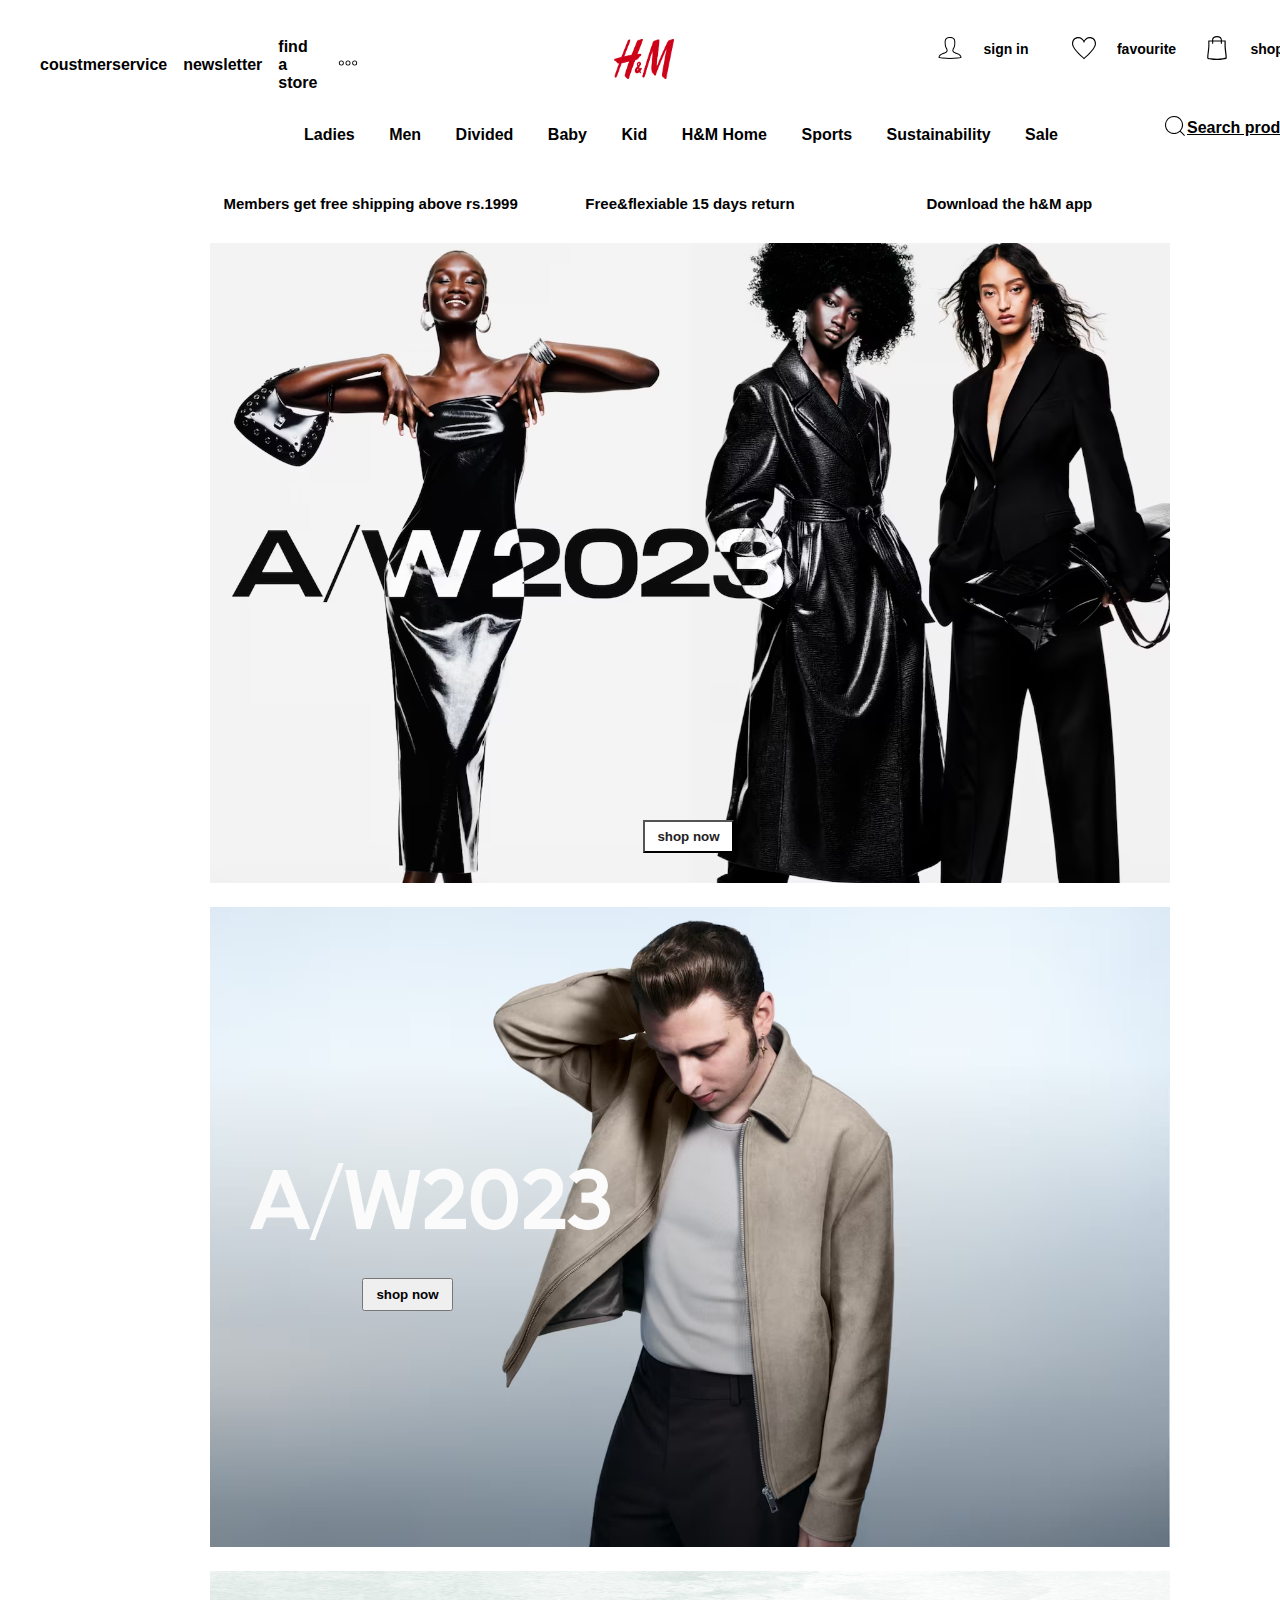
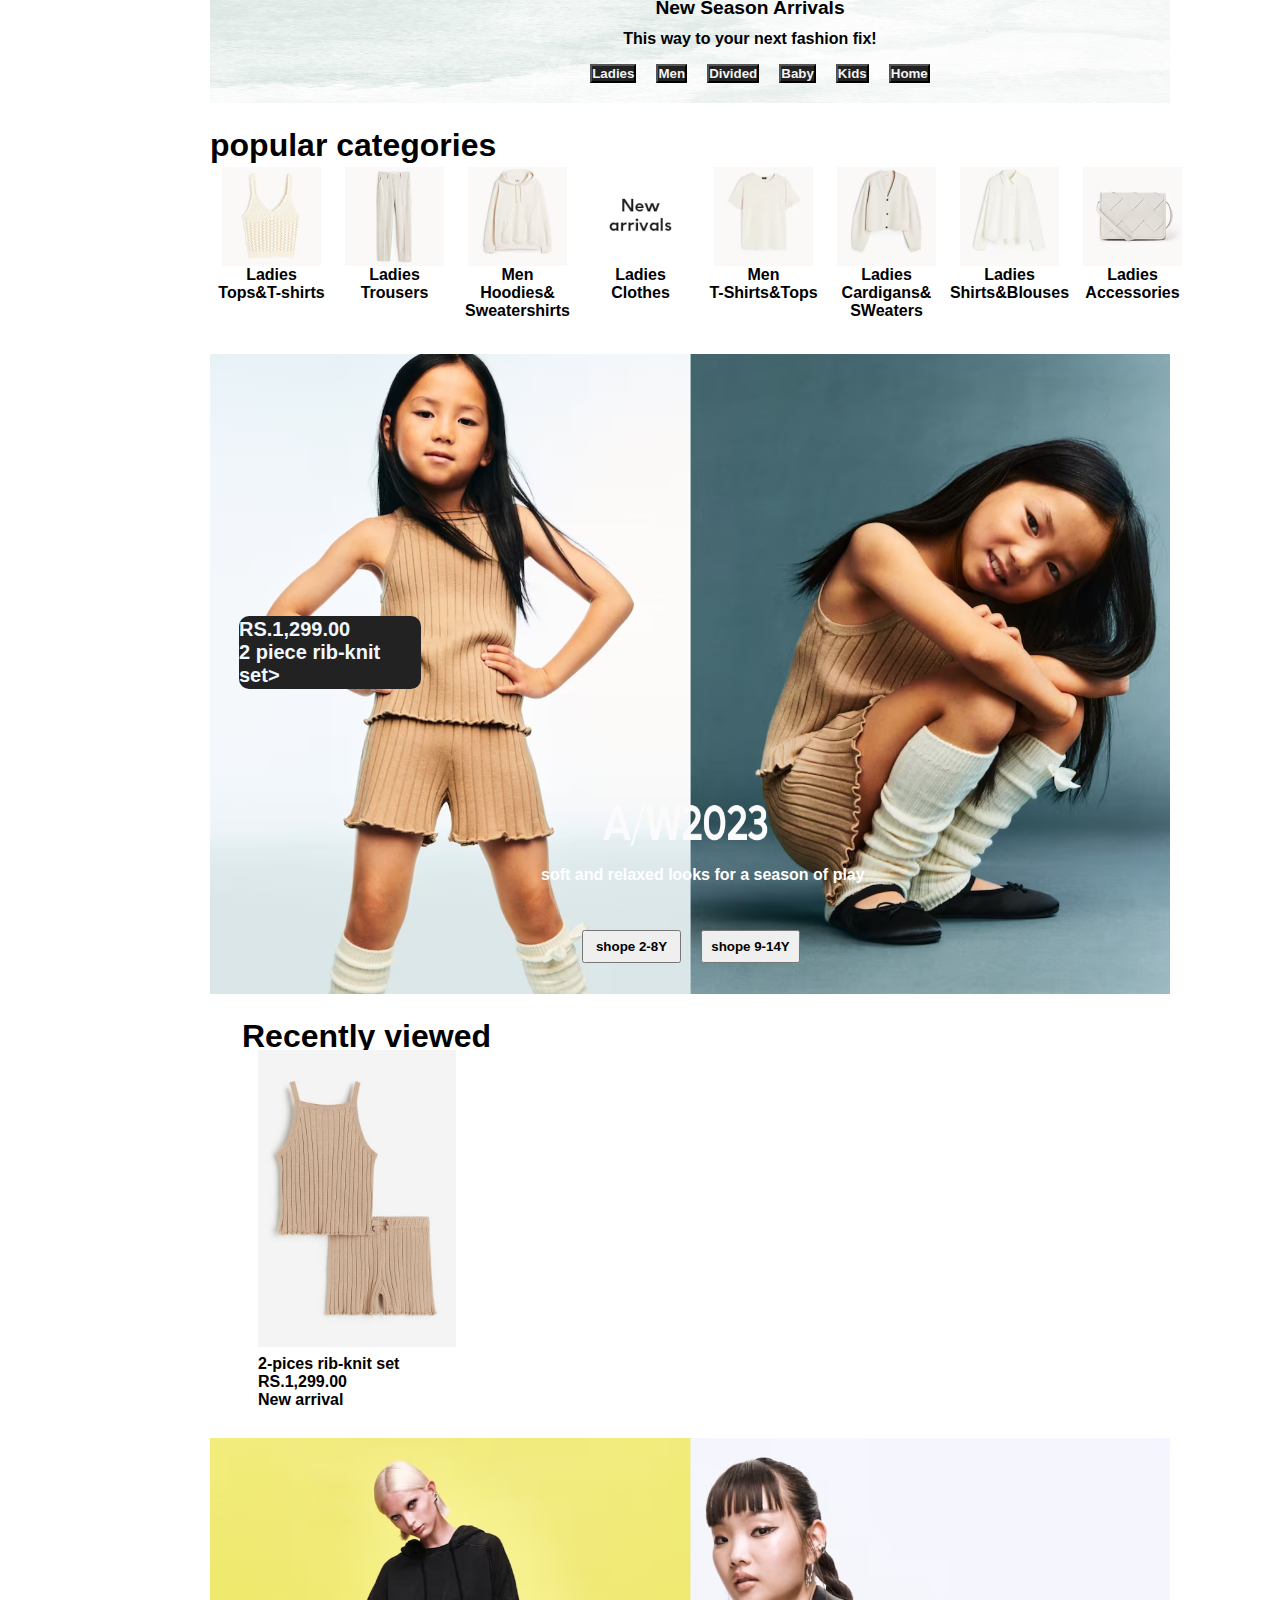
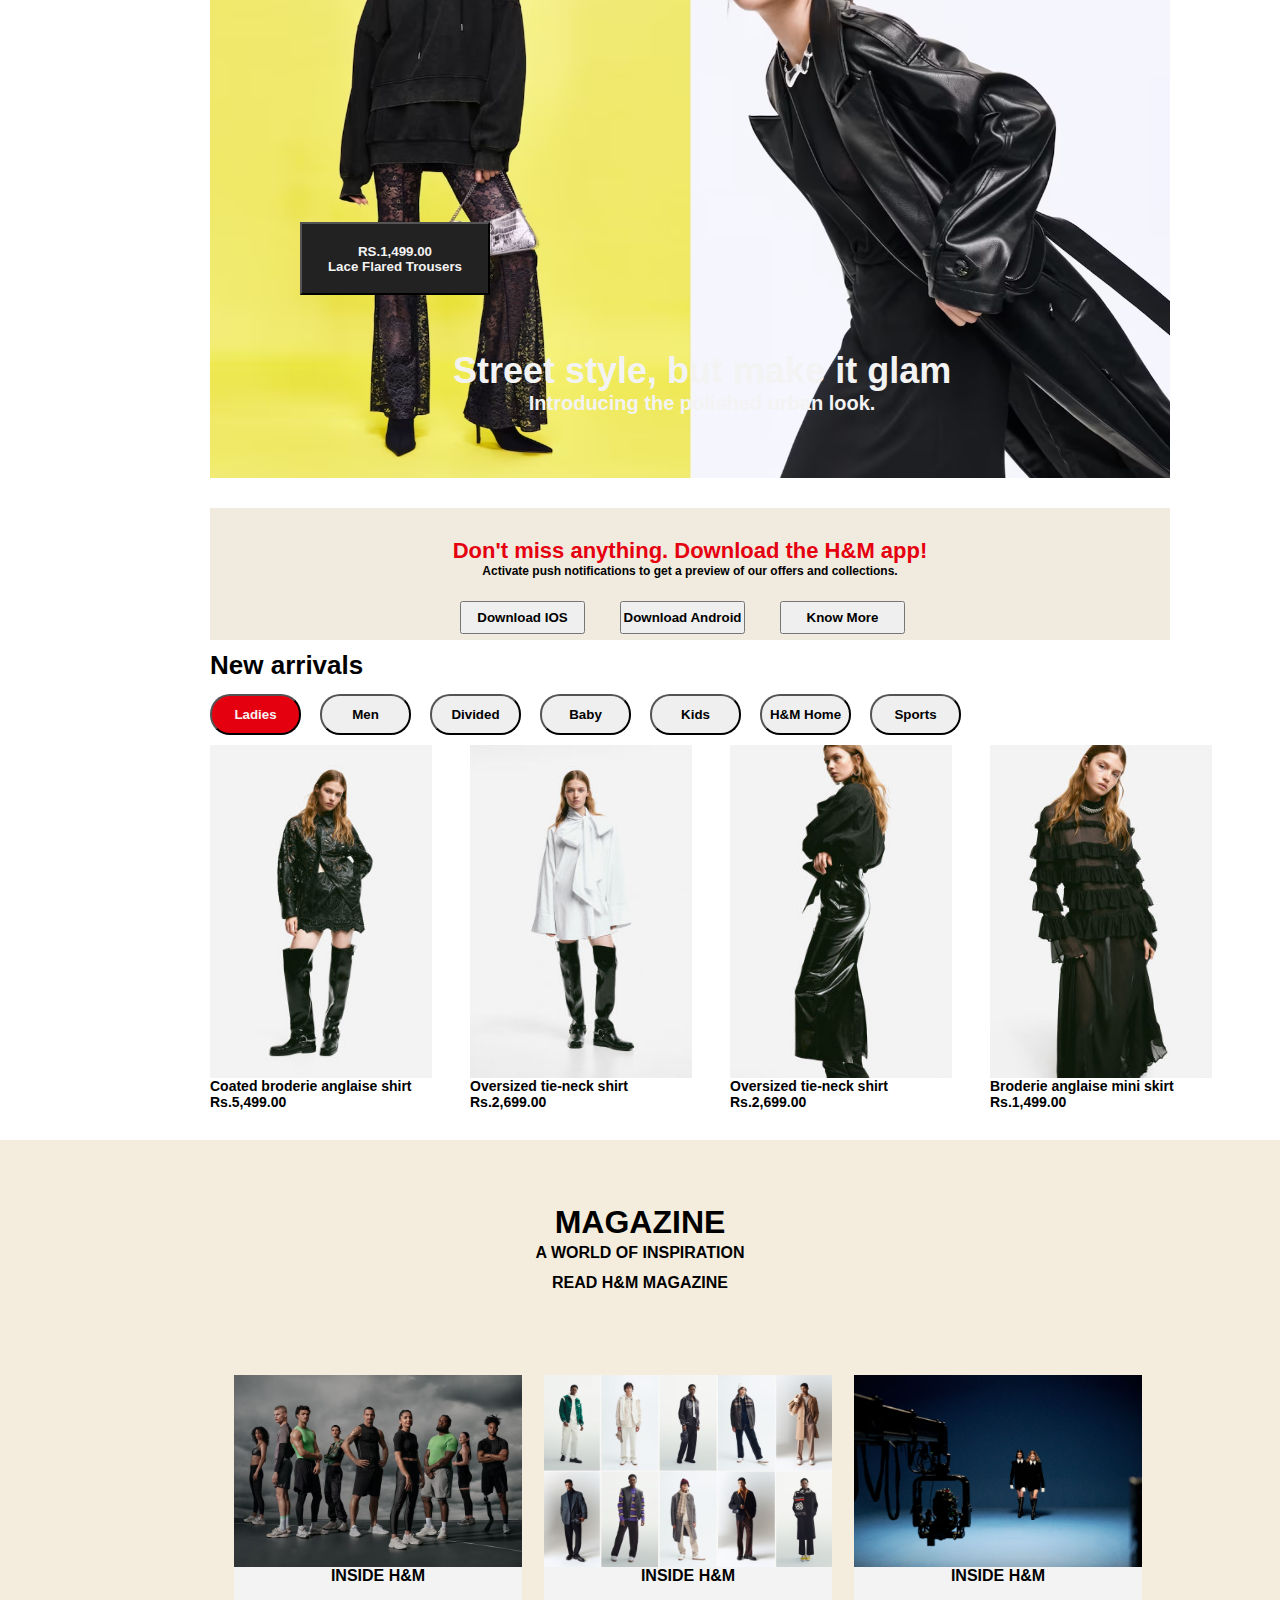
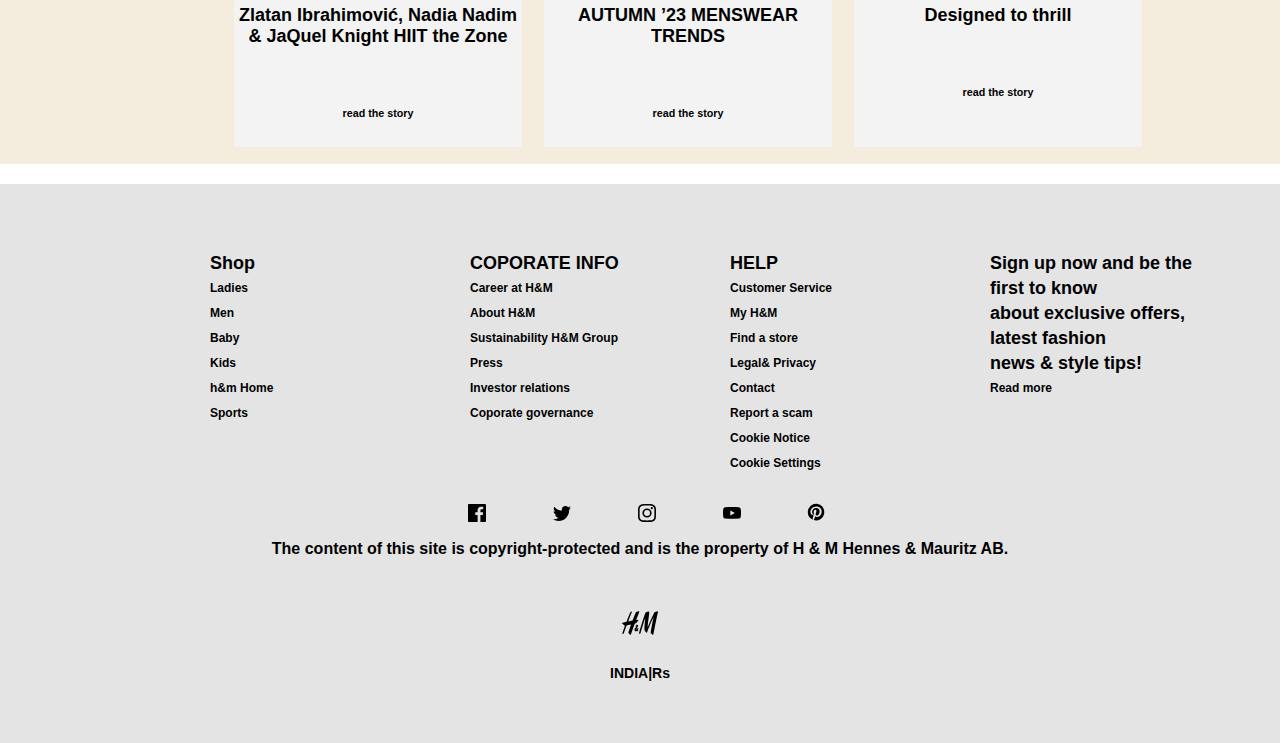
<file: index.html>
<!DOCTYPE html>
<html lang="en">

<head>
    <meta charset="UTF-8">
    <meta name="viewport" content="width=device-width, initial-scale=1.0">
    <title>h&m</title>
    <link rel="stylesheet" href="style.css">
</head>

<body>
    <nav class="navmainbox">
        <div class="navtop">
            <div class="navtop1">
                <ul>
                    <li>coustmerservice</li>
                    <li>newsletter</li>
                    <li>find a store</li>
                    <li class="dot"><img src="./image/dot.svg" width="30px" height="20px"></li>
                </ul>
            </div>
            <div class="hm">
                <img src="./image/logo.png" width="60px" height="40px">
            </div>
            <div class="navtop2">
                <ul>
                    <li><img src="./image/sign in.svg" width="24px" height="24px"></li>
                    <li class="shop">sign in</li>
                    <li><img src="./image/favroites.svg" width="24px" height="24px"></li>
                    <li class="shop">favourite</li>
                    <li><img src="./image/shopping.svg" width="24px" height="24px"></li>
                    <li class="shop">shoppingbag(0)</li>
                </ul>
            </div>
        </div>
        <div class="navb">
            <ul>
                <li>Ladies</li>
                <li>Men</li>
                <li>Divided</li>
                <li>Baby</li>
                <li>Kid</li>
                <li>H&M Home</li>
                <li>Sports</li>
                <li>Sustainability</li>
                <li>Sale</li>
            </ul>
        </div>
        <div class="search">
            <ul>
                <li><img src="./image/searchicon.svg" width="24px" height="24px">
                </li>
                <li>Search product</li>
            </ul>
        </div>
    </nav>
    <div class="home">
        <div class="hometop">
            <ul>
                <li>Members get free shipping above rs.1999</li>
                <li>Free&flexiable 15 days return</li>
                <li>Download the h&M app</li>
            </ul>
        </div>

        <div class="homepage1">
            <img src="./image/home1.avif" width="960px" height="640px">
            <div class="home1btn">
                <button ">shop now</button>
            </div>
            
        </div>
    </div>
    <div class=" home2">
                    <div class=" home2img">
                        <img src="./image/home2.avif" width="960px" height="640px">
                    </div>
                    <div class="home2cpt">
                        <img src="./image/home2 cap.png" width="439px" height="84px">
                    </div>
                    <button class="home2cnt1">shop now</button>
            </div>
            <div class="home2cnt2">
                <img src="image/home3img.jpeg" width="960px" height="132px">
                <div class="home2cnt3">
                    <h4>New Season Arrivals</h4>
                </div>
                <div class="home2cnt4">
                    <p>This way to your next fashion fix!</p>
                </div>
                <div class="home2cnt5">
                    <ul>
                        <li> <button>Ladies</button> </li>
                        <li> <button>Men</button></li>
                        <li> <button>Divided</button></li>
                        <li> <button>Baby</button> </li>
                        <li><button>Kids</button> </li>
                        <li><button>Home</button> </li>
                    </ul>
                </div>
            </div>
            <div class="home3cnt1">
                <h1>popular categories</h1>
            </div>
            <div class="home3cnt2">
                <ul>
                    <li><img src="./image/image1.avif" width="99px" height="99px"></li>
                    <li><img src="./image/image2.avif" width="99px" height="99px"></li>
                    <li><img src="./image/image3.avif" width="99px" height="99px"></li>
                    <li><img src="./image/image4.avif" width="99px" height="99px"></li>
                    <li><img src="./image/image5.webp" width="99px" height="99px"></li>
                    <li><img src="./image/image6.avif" width="99px" height="99px"></li>
                    <li><img src="./image/image7.avif" width="99px" height="99px"></li>
                    <li><img src="./image/image8.avif" width="99px" height="99px"></li>
                </ul>

            </div>
            <div class="home3cnt3">
                <ul>
                    <li>Ladies <br>Tops&T-shirts</li>
                    <li>Ladies <br>Trousers</li>
                    <li>Men <br>Hoodies& <br>Sweatershirts</li>
                    <li>Ladies <br>Clothes</li>
                    <li>Men <br> T-Shirts&Tops</li>
                    <li>Ladies <br>Cardigans& <br> SWeaters</li>
                    <li>Ladies <br>Shirts&Blouses</li>
                    <li>Ladies <br>Accessories</li>
                </ul>
            </div>
            <div class="home4">
                <img src="./image/home4.avif" width="960px" height="640px">
                <div class="home4cnt1">
                    <p>RS.1,299.00 <br>2 piece rib-knit set></p>
                </div>
                <div class="home4cnt2">
                    <img src="./image/home2 cap.png" width="200px" height="48px">
                </div>
                <div class="home4cnt3">
                    <p>soft and relaxed looks for a season of play</p>
                </div>
                <div class="home4cnt4">
                    <ul>
                        <li><button>shope 2-8Y</button></li>
                        <li><button>shope 9-14Y</button></li>
                    </ul>
                </div>
            </div>
            <div class="home4spc3">
                <h1>Recently viewed</h1>
            </div>
            <div class="home5">
                <img src="./image/home5.jpeg" width="198px" height="297px">
            </div>
            <div class="home5cnt1">
                <p>2-pices rib-knit set <br> RS.1,299.00 <br>New arrival</p>
            </div>
            <div class="home6">
                <img src="./image/home6.avif" width="960px" height="640px">
                <div class="home6cnt1">
                    <button>RS.1,499.00 <br>Lace Flared Trousers</button>

                </div>
                <div class="centercnt">
                    <h2>Street style, but make it glam</h2>
                    <p>Introducing the polished urban look.</p>
                </div>

            </div>
            <div class="apps">
                <div class="appscnt">
                    <h4>Don't miss anything. Download the H&M app!</h4>
                    <p>Activate push notifications to get a preview of our offers and collections.</p>
                </div>
                <div class="ostypes">
                    <button>Download IOS</button>
                    <button>Download Android</button>
                    <button>Know More</button>
                </div>

            </div>
            <div class="arrival">
                <h4>New arrivals</h4>
            </div>
            <div class="catagoriesbtn">
                <button class="ladiesbtn">Ladies</button>
                <button>Men</button>
                <button>Divided</button>
                <button>Baby</button>
                <button>Kids</button>
                <button>H&M Home</button>
                <button>Sports</button>
            </div>
            <div class="ladiesmodel">
                <img src="./image/model1.jpeg">
                <img src="./image/model2.jpeg">
                <img src="./image/model3.jpeg">
                <img src="./image/model4.jpeg">
            </div>
            <div class="modeltext">
                <p>Coated broderie anglaise shirt <br> Rs.5,499.00</p>
                <p>Oversized tie-neck shirt <br>Rs.2,699.00</p>
                <p>Oversized tie-neck shirt <br>Rs.2,699.00</p>
                <p>Broderie anglaise mini skirt <br>Rs.1,499.00</p>
            </div>
            <div class="magazine">
                <div class="magazinetext">
                    <h1>MAGAZINE</h1>
                    <p>A WORLD OF INSPIRATION</p>
                    <p>READ H&M MAGAZINE</p>
                </div>
                <div class="story">
                    <img src="./image/story1.avif" width="288px" height="192px">
                    <img src="./image/story2.avif" width="288px" height="192px">
                    <img src="./image/story3.avif" width="288px" height="192px">
                </div>
                <div class="storytext">
                    <div class="text">
                        <p>INSIDE H&M</p>
                        <h3>Zlatan Ibrahimović, Nadia Nadim <br> &amp; JaQuel Knight HIIT the Zone</h3>
                        <h6>read the story</h6>
                    </div>
                    <div class="text">
                        <p>INSIDE H&M</p>
                        <h3>AUTUMN ’23 MENSWEAR <br> TRENDS</h3>
                        <h6>read the story</h6>
                    </div>
                    <div class="text">
                        <p>INSIDE H&M</p>
                        <h3>Designed to thrill</h3>
                        <h6>read the story</h6>
                    </div>
                </div>

            </div>
            <footer class="footer">
                <div class="footerlist">
                    <div class="shop">
                        <h4>Shop</h4>
                        <p>Ladies</p>
                        <p>Men</p>

                        <p>Baby</p>
                        <p>Kids</p>
                        <p>h&m Home</p>
                        <p>Sports</p>
                    </div>
                    <div class="shop">
                        <h4>COPORATE INFO</h4>
                        <p>Career at H&M</p>
                        <p>About H&M</p>
                        <p>Sustainability H&M Group</p>
                        <p>Press</p>
                        <p>Investor relations</p>
                        <p>Coporate governance</p>

                    </div>
                    <div class="shop">
                        <H4>HELP</H4>
                        <p>Customer Service</p>
                        <p>My H&M</p>
                        <p>Find a store</p>
                        <p>Legal& Privacy</p>
                        <p>Contact</p>
                        <p>Report a scam</p>
                        <p>Cookie Notice</p>
                        <p>Cookie Settings</p>
                    </div>
                    <div class="shop">
                        <H4>Sign up now and be the first to know <br> about exclusive offers, latest fashion <br> news &
                            style tips!</H4>
                        <p>Read more</p>
                    </div>
                </div>
                <div class="footerlist2">
                    <img src="./image/footer1.svg" width="24px" height="24px">
                    <img src="./image/footer2.svg" width="24px" height="24px">
                    <img src="./image/footer3.svg" width="24px" height="24px">
                    <img src="./image/footer4.svg" width="24px" height="24px">
                    <img src="./image/footer5.svg" width="24px" height="24px">
                  
                  
                </div>
                <div class="footertext">
                    <p>The content of this site is copyright-protected and is the property of H & M Hennes & Mauritz AB.</p>
                </div>
                <div class="footerlogo">
                    <img src="./image/h&mF.svg" width="36px" height="24px">
                </div>
                <div class="bottomtext">
                    <p>INDIA|Rs</p>
                </div>


            </footer>

</body>

</html>
</file>
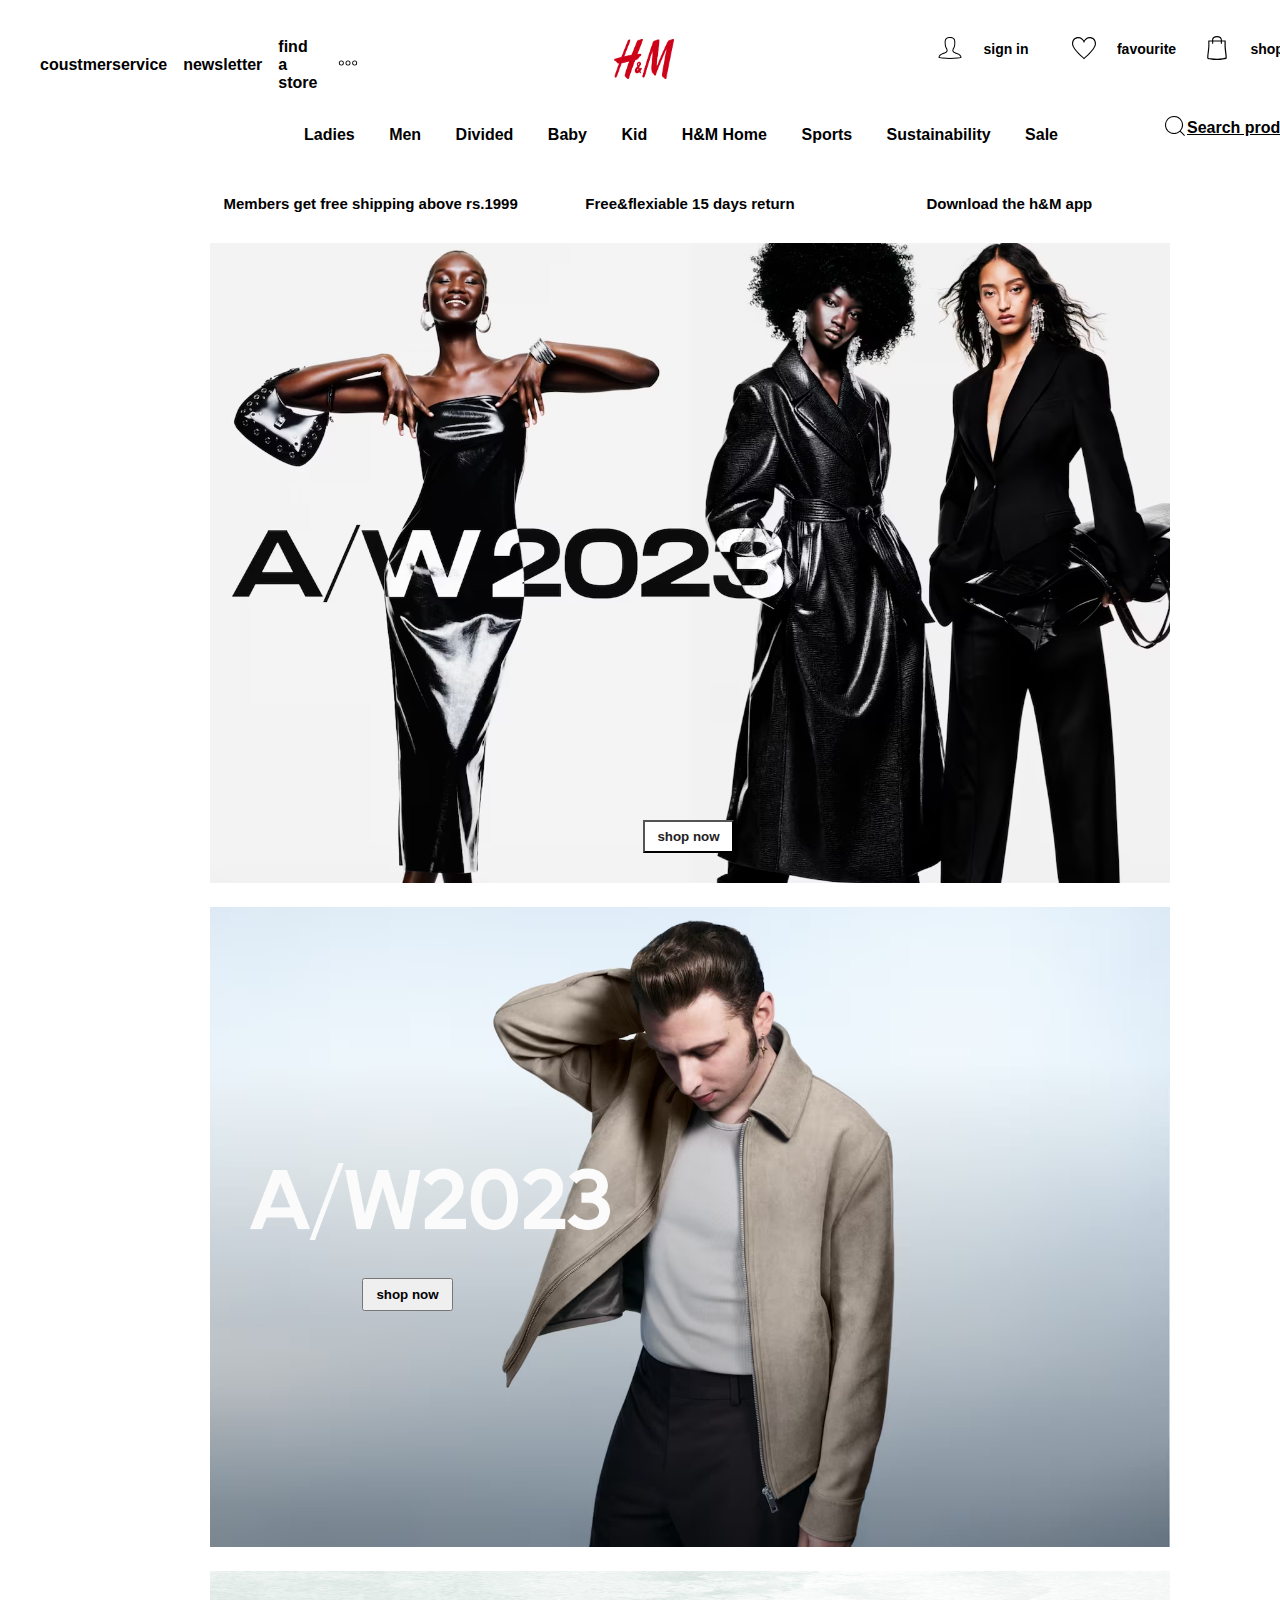
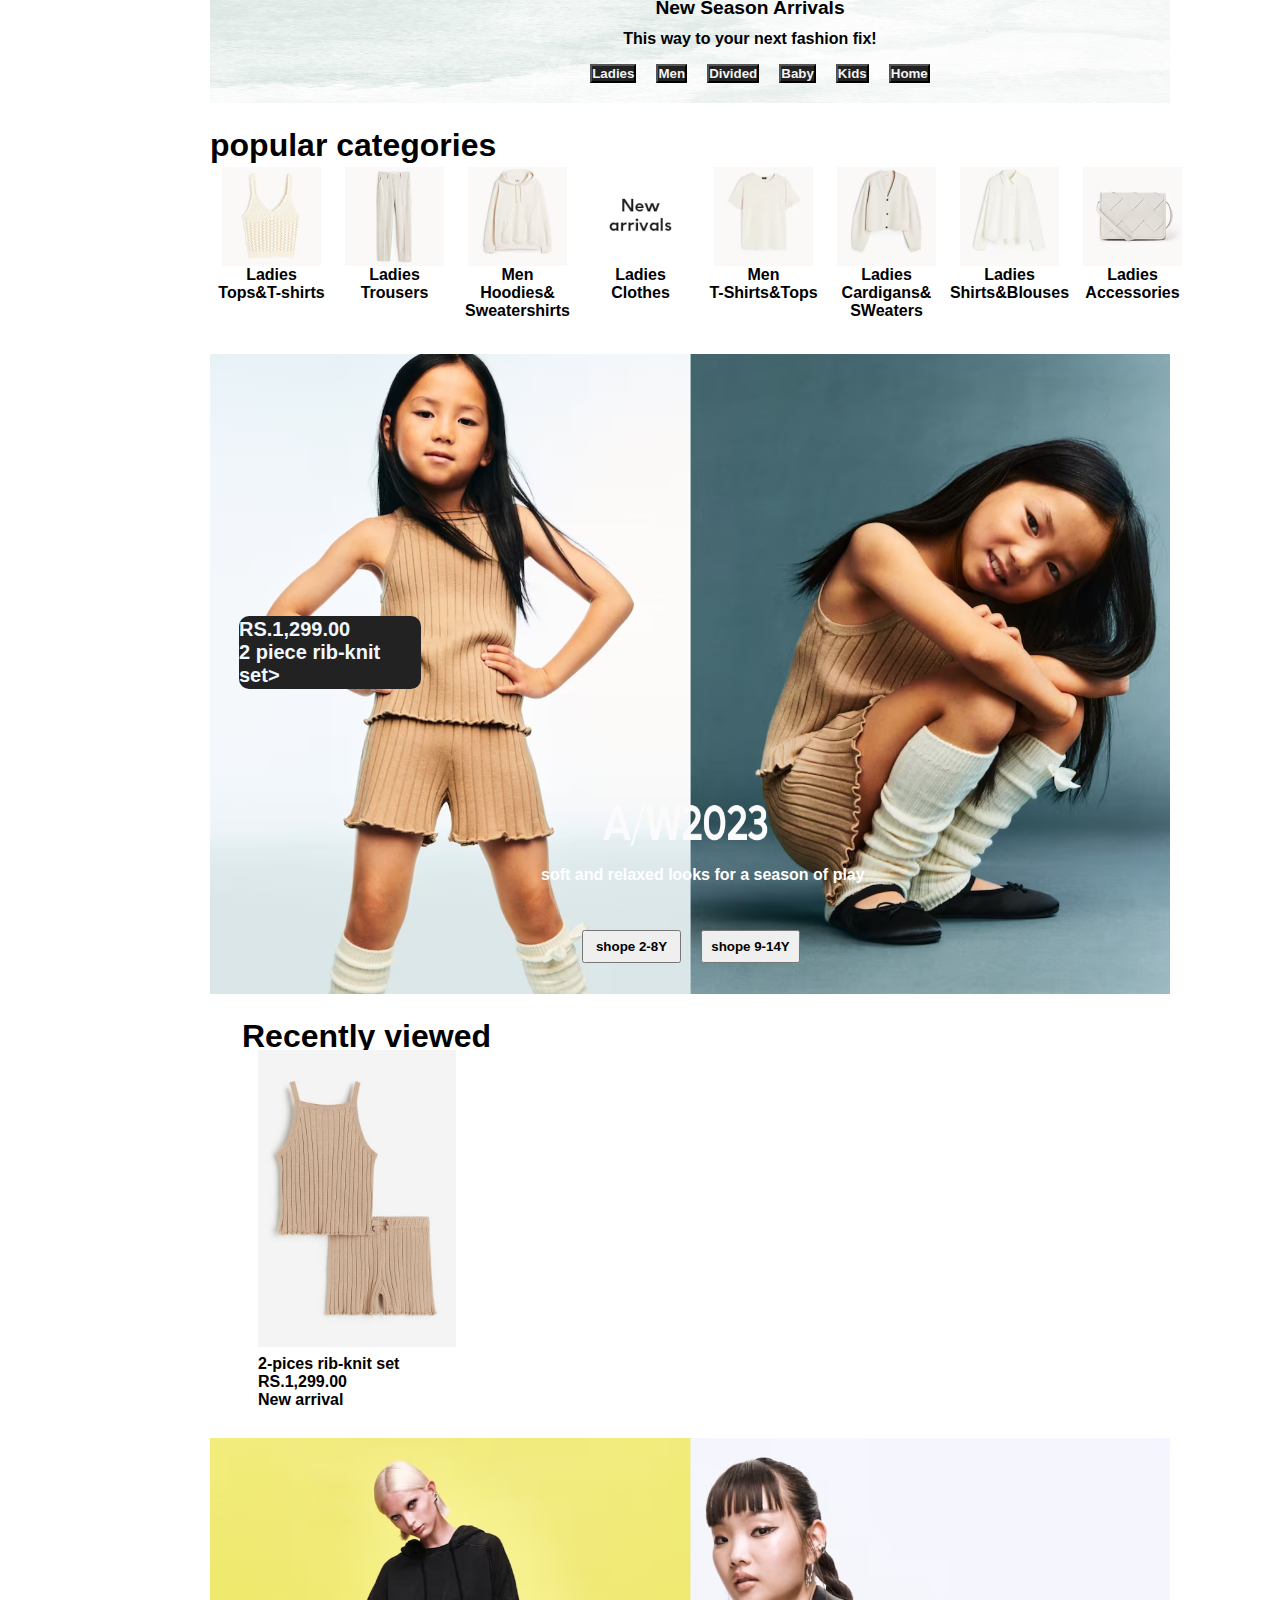
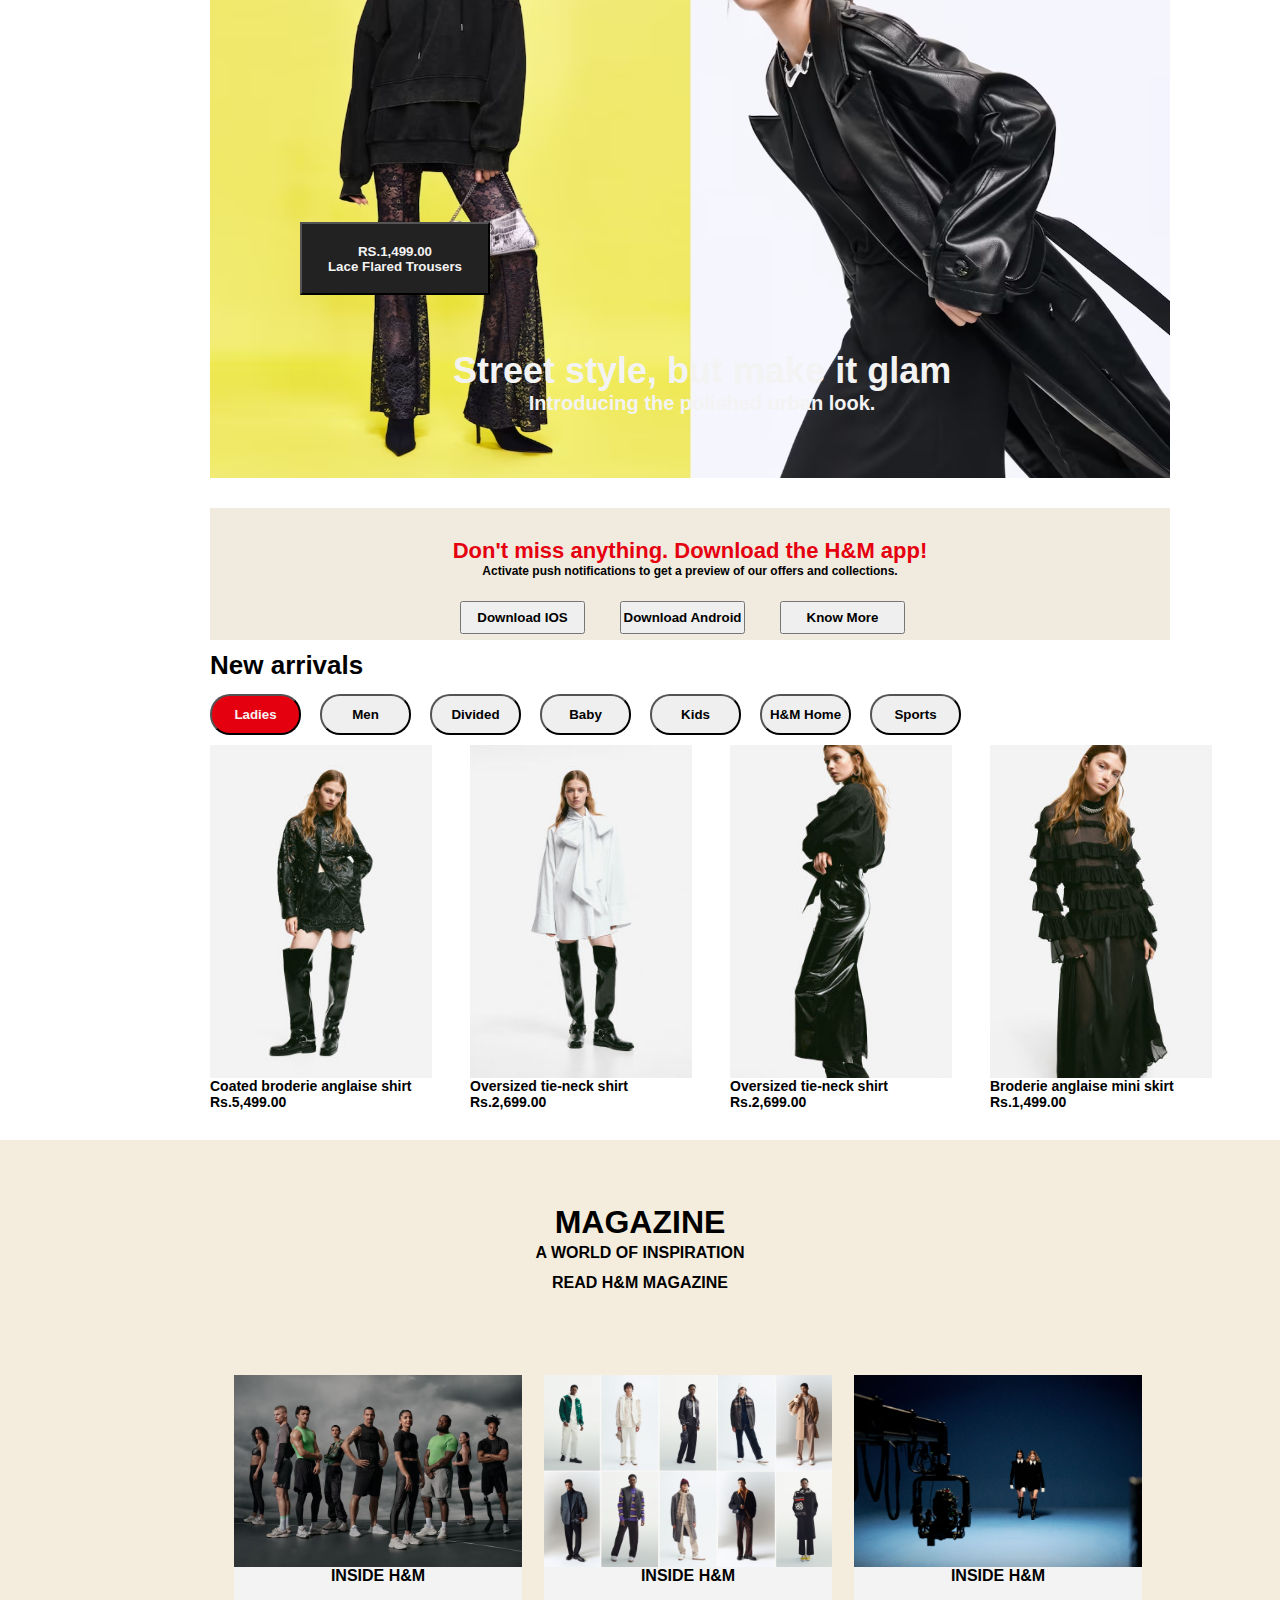
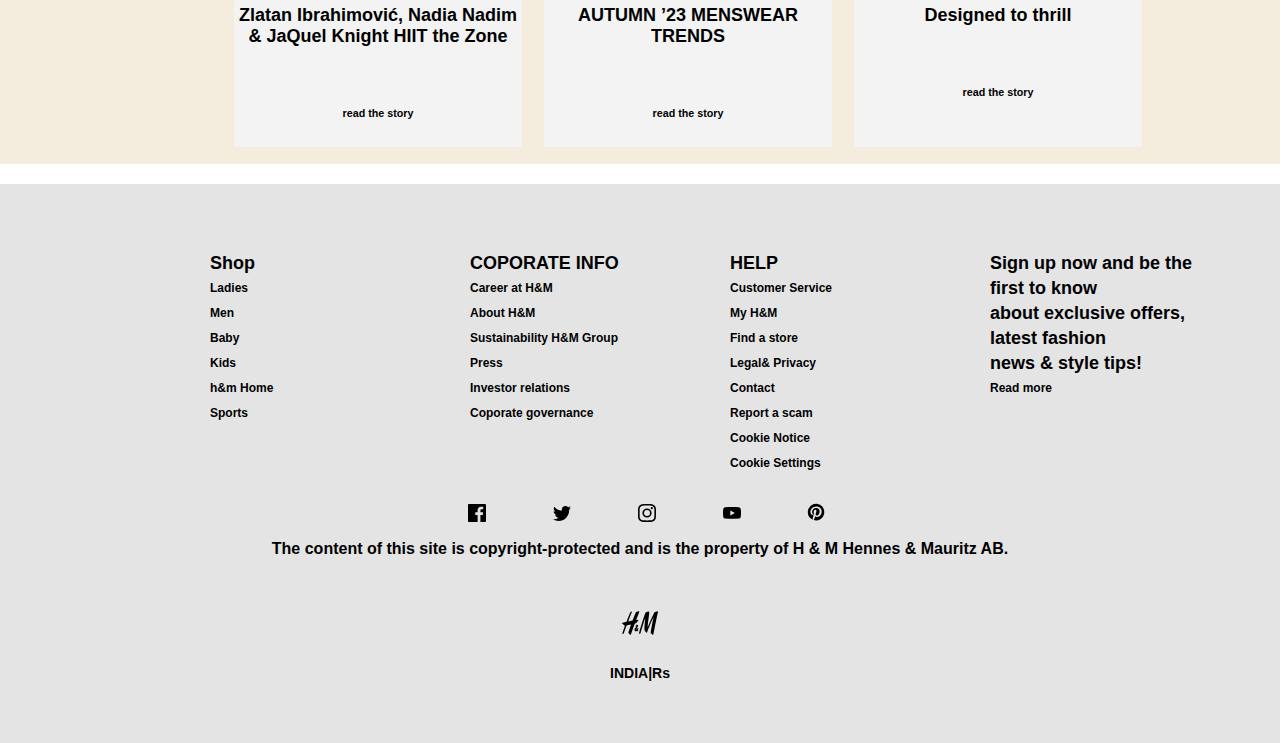
<file: intex.html>
<!DOCTYPE html>
<html lang="en">

<head>
    <meta charset="UTF-8">
    <meta name="viewport" content="width=device-width, initial-scale=1.0">
    <title>h&m</title>
    <link rel="stylesheet" href="style.css">
</head>

<body>
    <nav class="navmainbox">
        <div class="navtop">
            <div class="navtop1">
                <ul>
                    <li>coustmerservice</li>
                    <li>newsletter</li>
                    <li>find a store</li>
                    <li class="dot"><img src="./image/dot.svg" width="30px" height="20px"></li>
                </ul>
            </div>
            <div class="hm">
                <img src="./image/logo.png" width="60px" height="40px">
            </div>
            <div class="navtop2">
                <ul>
                    <li><img src="./image/sign in.svg" width="24px" height="24px"></li>
                    <li class="shop">sign in</li>
                    <li><img src="./image/favroites.svg" width="24px" height="24px"></li>
                    <li class="shop">favourite</li>
                    <li><img src="./image/shopping.svg" width="24px" height="24px"></li>
                    <li class="shop">shoppingbag(0)</li>
                </ul>
            </div>
        </div>
        <div class="navb">
            <ul>
                <li>Ladies</li>
                <li>Men</li>
                <li>Divided</li>
                <li>Baby</li>
                <li>Kid</li>
                <li>H&M Home</li>
                <li>Sports</li>
                <li>Sustainability</li>
                <li>Sale</li>
            </ul>
        </div>
        <div class="search">
            <ul>
                <li><img src="./image/searchicon.svg" width="24px" height="24px">
                </li>
                <li>Search product</li>
            </ul>
        </div>
    </nav>
    <div class="home">
        <div class="hometop">
            <ul>
                <li>Members get free shipping above rs.1999</li>
                <li>Free&flexiable 15 days return</li>
                <li>Download the h&M app</li>
            </ul>
        </div>

        <div class="homepage1">
            <img src="./image/home1.avif" width="960px" height="640px">
            <div class="home1btn">
                <button ">shop now</button>
            </div>
            
        </div>
    </div>
    <div class=" home2">
                    <div class=" home2img">
                        <img src="./image/home2.avif" width="960px" height="640px">
                    </div>
                    <div class="home2cpt">
                        <img src="./image/home2 cap.png" width="439px" height="84px">
                    </div>
                    <button class="home2cnt1">shop now</button>
            </div>
            <div class="home2cnt2">
                <img src="image/home3img.jpeg" width="960px" height="132px">
                <div class="home2cnt3">
                    <h4>New Season Arrivals</h4>
                </div>
                <div class="home2cnt4">
                    <p>This way to your next fashion fix!</p>
                </div>
                <div class="home2cnt5">
                    <ul>
                        <li> <button>Ladies</button> </li>
                        <li> <button>Men</button></li>
                        <li> <button>Divided</button></li>
                        <li> <button>Baby</button> </li>
                        <li><button>Kids</button> </li>
                        <li><button>Home</button> </li>
                    </ul>
                </div>
            </div>
            <div class="home3cnt1">
                <h1>popular categories</h1>
            </div>
            <div class="home3cnt2">
                <ul>
                    <li><img src="./image/image1.avif" width="99px" height="99px"></li>
                    <li><img src="./image/image2.avif" width="99px" height="99px"></li>
                    <li><img src="./image/image3.avif" width="99px" height="99px"></li>
                    <li><img src="./image/image4.avif" width="99px" height="99px"></li>
                    <li><img src="./image/image5.webp" width="99px" height="99px"></li>
                    <li><img src="./image/image6.avif" width="99px" height="99px"></li>
                    <li><img src="./image/image7.avif" width="99px" height="99px"></li>
                    <li><img src="./image/image8.avif" width="99px" height="99px"></li>
                </ul>

            </div>
            <div class="home3cnt3">
                <ul>
                    <li>Ladies <br>Tops&T-shirts</li>
                    <li>Ladies <br>Trousers</li>
                    <li>Men <br>Hoodies& <br>Sweatershirts</li>
                    <li>Ladies <br>Clothes</li>
                    <li>Men <br> T-Shirts&Tops</li>
                    <li>Ladies <br>Cardigans& <br> SWeaters</li>
                    <li>Ladies <br>Shirts&Blouses</li>
                    <li>Ladies <br>Accessories</li>
                </ul>
            </div>
            <div class="home4">
                <img src="./image/home4.avif" width="960px" height="640px">
                <div class="home4cnt1">
                    <p>RS.1,299.00 <br>2 piece rib-knit set></p>
                </div>
                <div class="home4cnt2">
                    <img src="./image/home2 cap.png" width="200px" height="48px">
                </div>
                <div class="home4cnt3">
                    <p>soft and relaxed looks for a season of play</p>
                </div>
                <div class="home4cnt4">
                    <ul>
                        <li><button>shope 2-8Y</button></li>
                        <li><button>shope 9-14Y</button></li>
                    </ul>
                </div>
            </div>
            <div class="home4spc3">
                <h1>Recently viewed</h1>
            </div>
            <div class="home5">
                <img src="./image/home5.jpeg" width="198px" height="297px">
            </div>
            <div class="home5cnt1">
                <p>2-pices rib-knit set <br> RS.1,299.00 <br>New arrival</p>
            </div>
            <div class="home6">
                <img src="./image/home6.avif" width="960px" height="640px">
                <div class="home6cnt1">
                    <button>RS.1,499.00 <br>Lace Flared Trousers</button>

                </div>
                <div class="centercnt">
                    <h2>Street style, but make it glam</h2>
                    <p>Introducing the polished urban look.</p>
                </div>

            </div>
            <div class="apps">
                <div class="appscnt">
                    <h4>Don't miss anything. Download the H&M app!</h4>
                    <p>Activate push notifications to get a preview of our offers and collections.</p>
                </div>
                <div class="ostypes">
                    <button>Download IOS</button>
                    <button>Download Android</button>
                    <button>Know More</button>
                </div>

            </div>
            <div class="arrival">
                <h4>New arrivals</h4>
            </div>
            <div class="catagoriesbtn">
                <button class="ladiesbtn">Ladies</button>
                <button>Men</button>
                <button>Divided</button>
                <button>Baby</button>
                <button>Kids</button>
                <button>H&M Home</button>
                <button>Sports</button>
            </div>
            <div class="ladiesmodel">
                <img src="./image/model1.jpeg">
                <img src="./image/model2.jpeg">
                <img src="./image/model3.jpeg">
                <img src="./image/model4.jpeg">
            </div>
            <div class="modeltext">
                <p>Coated broderie anglaise shirt <br> Rs.5,499.00</p>
                <p>Oversized tie-neck shirt <br>Rs.2,699.00</p>
                <p>Oversized tie-neck shirt <br>Rs.2,699.00</p>
                <p>Broderie anglaise mini skirt <br>Rs.1,499.00</p>
            </div>
            <div class="magazine">
                <div class="magazinetext">
                    <h1>MAGAZINE</h1>
                    <p>A WORLD OF INSPIRATION</p>
                    <p>READ H&M MAGAZINE</p>
                </div>
                <div class="story">
                    <img src="./image/story1.avif" width="288px" height="192px">
                    <img src="./image/story2.avif" width="288px" height="192px">
                    <img src="./image/story3.avif" width="288px" height="192px">
                </div>
                <div class="storytext">
                    <div class="text">
                        <p>INSIDE H&M</p>
                        <h3>Zlatan Ibrahimović, Nadia Nadim <br> &amp; JaQuel Knight HIIT the Zone</h3>
                        <h6>read the story</h6>
                    </div>
                    <div class="text">
                        <p>INSIDE H&M</p>
                        <h3>AUTUMN ’23 MENSWEAR <br> TRENDS</h3>
                        <h6>read the story</h6>
                    </div>
                    <div class="text">
                        <p>INSIDE H&M</p>
                        <h3>Designed to thrill</h3>
                        <h6>read the story</h6>
                    </div>
                </div>

            </div>
            <footer class="footer">
                <div class="footerlist">
                    <div class="shop">
                        <h4>Shop</h4>
                        <p>Ladies</p>
                        <p>Men</p>

                        <p>Baby</p>
                        <p>Kids</p>
                        <p>h&m Home</p>
                        <p>Sports</p>
                    </div>
                    <div class="shop">
                        <h4>COPORATE INFO</h4>
                        <p>Career at H&M</p>
                        <p>About H&M</p>
                        <p>Sustainability H&M Group</p>
                        <p>Press</p>
                        <p>Investor relations</p>
                        <p>Coporate governance</p>

                    </div>
                    <div class="shop">
                        <H4>HELP</H4>
                        <p>Customer Service</p>
                        <p>My H&M</p>
                        <p>Find a store</p>
                        <p>Legal& Privacy</p>
                        <p>Contact</p>
                        <p>Report a scam</p>
                        <p>Cookie Notice</p>
                        <p>Cookie Settings</p>
                    </div>
                    <div class="shop">
                        <H4>Sign up now and be the first to know <br> about exclusive offers, latest fashion <br> news &
                            style tips!</H4>
                        <p>Read more</p>
                    </div>
                </div>
                <div class="footerlist2">
                    <img src="./image/footer1.svg" width="24px" height="24px">
                    <img src="./image/footer2.svg" width="24px" height="24px">
                    <img src="./image/footer3.svg" width="24px" height="24px">
                    <img src="./image/footer4.svg" width="24px" height="24px">
                    <img src="./image/footer5.svg" width="24px" height="24px">
                  
                  
                </div>
                <div class="footertext">
                    <p>The content of this site is copyright-protected and is the property of H & M Hennes & Mauritz AB.</p>
                </div>
                <div class="footerlogo">
                    <img src="./image/h&mF.svg" width="36px" height="24px">
                </div>
                <div class="bottomtext">
                    <p>INDIA|Rs</p>
                </div>


            </footer>

</body>

</html>
</file>
<file: style.css>
*{
    padding: 0;
    margin: 0;
    font-family:
    "HM Sans Regular", HMSansHebrew-Regular, "ヒラギノ角ゴ Pro W3", "Hiragino Kaku Gothic Pro", Osaka, メイリオ, Meiryo, "ＭＳ Ｐゴシック", "MS PGothic", sans-serif;
    font-weight: bolder;
}

.navmainbox{
    margin-top: 16px;
    margin-left: 32px;
    width:1314px ;
    height:131px ;
    
}
.navtop{
    width: 1314px;
    height: 66px;
    display: flex;
    align-items: center;
    position: relative;
}
.navtop1{
    padding-top: 9px;
    width: 438px;
    height: 48px;

}
.navtop1 ul{
display: flex;
list-style: none;
align-items: center;
}
.navtop1 ul li{
    padding: 8px;
}
.hm{
    padding-left:243px ;
    padding-top: 23px;
}
.navtop2{
    width: 438px;
    height: 26px;
    padding-left: 250px;
}
.navtop2 li{
    padding-right: 7px;
    margin-left: 14px;
    font-size: 14px;

}
.navtop ul{
    list-style:none ;
    display: flex;
}
.shop{
    padding-top:5px ;
}
.navb{
    margin-left: 168px;
    margin-top: 44px;
     width: 962px;
    height: 20px;
    position: absolute;

} 
.navb ul{
    list-style: none;
    display: flex;
    align-items: center;
    justify-content: space-between;
    margin-left: 104px;
    margin-right: 104px;

}
.search{
    padding-left: 1131px;
    padding-top: 32px;
    width: 177px;
    height: 32px;

}
.search ul{
    display: flex;
    align-items: center;
    list-style: none;
    text-decoration: underline;
     
}
.home{
    margin-left: 186px;
    margin-top: 40px;
    width: 1008px;
    height: 696px;
    position: relative;

}
.hometop{
    margin-left: 25px;
    margin-right: 25px;

}
.home ul{
    
    display: flex;
    list-style: none;
    justify-content: space-between;
}
.home li{
    width: 320px;
    height: 32px;
    display: flex;
    align-items: center;
    justify-content: center;
    font-size: 15px;
}
.homepage1{
 padding-top: 24px;
 padding-left: 24px;
}
.home1btn button{
    color: #222222;
    position: absolute;
    top: 91%;
    margin-left: 433px;
    background-color:white;
    width:91px ;
    height:33px ;
    
}
.home1btn button:hover{
    background-color: #f3f3f3;
    border: 2px solid black;
}
.home2{
    margin-top: 24px;
    margin-left: 210px;
    width: 960px;
    height: 640px;
    position: relative;

}
.home2cpt{
    position: absolute;
    top: 40%;
    margin-left:0px ;
    

}
.home2cnt1{
    position: absolute;
    top:58% ;
    width: 91px;
    height: 33px;
    margin-left: 152px;


}
.home2cnt1:hover{
    background-color: #f3f3f3;
}
.home2cnt2{
    width: 960px;
    height: 132px;
    margin-top: 24px;
    margin-left: 210px;
    position: relative;
    
}
.home2cnt3{
    position: absolute;
    display: flex;
    justify-content: center;
    top: 20%;
    width: 960px;
    height: 40px;
    margin-left: 60px;
}
.home2cnt3 h4{
    font-size: larger;
}
.home2cnt4{
    position: absolute;
    display: flex;
    justify-content: center;
    top: 45%;
    width: 960px;
    height: 19px;
    margin-left: 60px;

}
.home2cnt5 ul{
 position: absolute;
 justify-content: center;
 top: 65%;
 display: flex;
 width: 960px;
 height: 33px;
 margin-left: 60px;


}
.home2cnt5 li{
    padding-left: 20px;
    display: flex;
    justify-content: center;
    align-items: center;
}
.home2cnt5 button{
    background-color:#222222;
    color: #f3f3f3;
    

}
.home3cnt1{
    margin-top: 24px;
   width: 910px;
   height: 40px;
   margin-left: 210px; 
 

}
.home3cnt2{
    width: 984px;
    height: 99px;
    margin-left: 210px;
  
    
}
.home3cnt2 ul{
    display: flex;
    list-style: none;
   

}
.home3cnt2 li{
    width: 123px;
    height: 99px;
    
    display: flex;
    justify-content: center;

}
.home3cnt3{
    width: 984px;
    height: 64px;
    margin-left: 210px;
  


}
.home3cnt3 ul{
    display: flex;
    list-style: none;
}
.home3cnt3 li{
    width: 123px;
    height: 64px;
   
    display: flex;
    justify-content: center;
    text-align: center;
}
.home4{
    width: 960px;
    height: 640px;
    margin-top: 24px;
    margin-left: 210px;
  
    position: relative;

}
.home4cnt1{
    position: absolute;
    top: 41%;
 margin-left: 29px;
 display: flex;
 align-items: center;
    width: 182px;
    height: 73px;
    background-color: #222222;
    border-radius: 10px;
    
}
.home4cnt1 p{
    font-size:20px ;
    color: aliceblue;
  
}
.home4cnt2{
    position: absolute;
    top: 70%;
    margin-left: 375px;
  
}
.home4cnt3{
    position: absolute;
    top: 80%;
    margin-left:331px ;
    color: #ffffff;


}
.home4cnt4 ul{
    position: absolute;
    top: 90%;
    display: flex;
    list-style: none;
    margin-left:352px;
    
}
.home4cnt4 button{
 width: 99px;
 height: 33px;


}
.home4cnt4 li{
    padding-left: 20px;
}
.home4spc3{
    width: 251px;
    height:24px ;
    margin-top:24px ;
    margin-left: 241px;
    display: flex;
    justify-content: center;
}
.home5{
    width:198px ;
    height:297px ;
    margin-top: 8px;
margin-left:258px ;
}
.home5cnt1{
    width:198px ;
    height: 58px;
    margin-top:8px ;
    margin-left:258px ;

}
.home6{
    width:960px ;
    height: 640px;
    margin-top: 25px;
    margin-left:210px ;
   position: relative;
}

.home6cnt1{
   
    width:190px ;
    height:73px ;
    position: absolute;
    top: 60%

    
}
.home6cnt1 button{
    background-color: #222222;
    width:190px ;
    height:73px ;
    margin-left: 90px;
    color: #f3f3f3;

}
.centercnt{
    position: absolute;
    top: 80%;
    margin-left: 243px;
    color: #f3f3f3;
   
    text-align: center;

}
.centercnt h2{
   font-size: 36px; 
}
.centercnt p{
    font-size: 20px;
}  

.apps{
    width: 960px;
    height: 132px;
    margin-left: 210px;
    margin-top: 30px;
    background-color: #f1ebdf;;

} 
.appscnt{
    text-align: center;
    padding-top: 30px;
   
}
.appscnt h4{
    font-size: 22px;
    color: #e50010;
}
.appscnt p{
    font-size: 12px;
}
.ostypes{
    display: grid;
    grid-template-columns: repeat(3,10px);
    column-gap: 150px;
    margin-left: 250px;
    margin-top: 23px;
    
}
.ostypes button{
 width: 125px;
 height: 33px;
 font-weight: bolder;
}
.arrival{
    width:960px ;
    height:24px ;
    margin-left: 210px;
    margin-top: 10px;
}
.arrival h4{
    font-size: 26px;
}
.catagoriesbtn{
    width:960px ;
    height:41px ;
    display: grid;
    grid-template-columns: repeat(7,10px);
    column-gap:100px ;
    margin-left: 210px;
    margin-top: 20px;
}
.catagoriesbtn button{
    width: 91px;
    height: 41px;
    border-radius:20px ;
    font-weight: bolder;
}
.ladiesbtn{
    background-color: #e50010;
    color: #f3f3f3;
}
.ladiesmodel{
    display: grid;
    grid-template-columns: repeat(4,10px);
    column-gap: 250px;
    margin-left: 210px;
    margin-top: 10px;
}
.ladiesmodel img{
    width: 222px;
    height:333px ;
   
}
.modeltext{
    display: grid;
    grid-template-columns: repeat(4,10px);
    column-gap: 250px;
    margin-left: 210px;
   
}
.modeltext p{
    width: 222px;
    height:auto ;
   
    font-size: 14px;
}
.magazine{
width: 100%;
height: 624px;
background-color: #f4eddd;
margin-top: 30px;
}
.magazinetext{
    padding-top: 70px;
    text-align: center;
    line-height:25px ;

}
.magazinetext p{
    padding-top: 5px;
    font-size: 16px;
}
.magazinetext h1{
    font-size: 32px;
}
.story{
    display: grid;
    grid-template-columns: repeat(3,10px);
    column-gap: 300px;
    margin-left: 234px;
    padding-top: 80px;
}
.storytext{
    display: grid;
    grid-template-columns: repeat(3,10px);
    column-gap:300px ;
    margin-left: 234px;

}
.text{
    width: 288px;
    height: 180px;
    background-color: #f3f3f3;
    text-align: center;
}
.text h3{
    font-size: 18px;
    padding-top: 20px;
}
.text h6{
  padding-top:  60px;
}
.footer{
    width:100% ;
    height:559px ;
    background-color: #e4e4e4;
    margin-top: 20px;
} 
.footerlist{
    display: grid;
    grid-template-columns: repeat(4,10px);
    column-gap: 250px;
    margin-left: 210px;
    padding-top: 62px;
    line-height: 25px;
} 
.shop{
    width:220px ;
    height: auto;
  
} 
.shop p{
    font-size: 12px;
}
.shop H4{
    font-weight: bolder;
    font-size: 18px;
}
.footerlist2{
    display: grid;
    grid-template-columns: repeat(5,10px);
    column-gap:75px ;
    padding-top: 25px;
    justify-content: center;
}
.footertext{
    display: flex;
    justify-content: center;
    padding-top: 15px;
}
.footerlogo{
    display: flex;
    justify-content: center;
    padding-top: 53px;
}
.bottomtext{
    display: flex;
    justify-content: center;
    padding-top: 30px;
    font-size: 14px;
}
</file>
